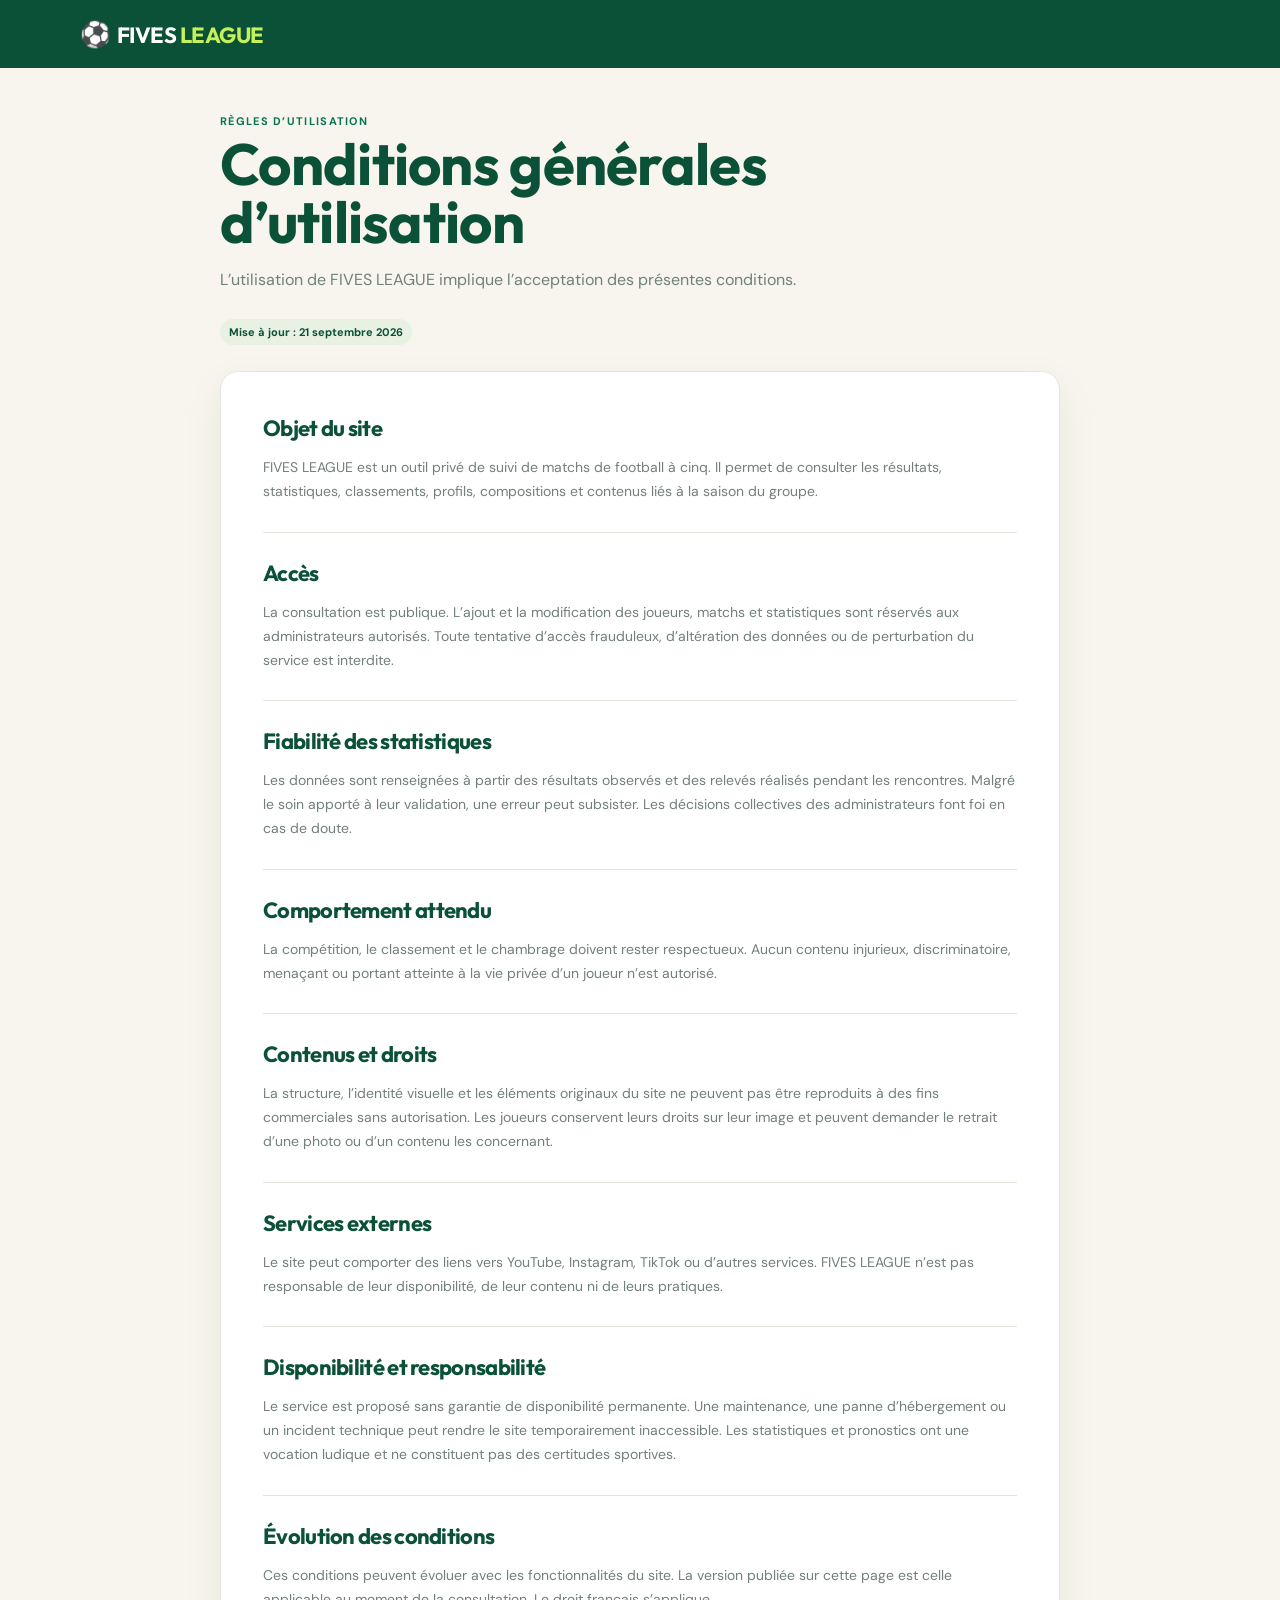
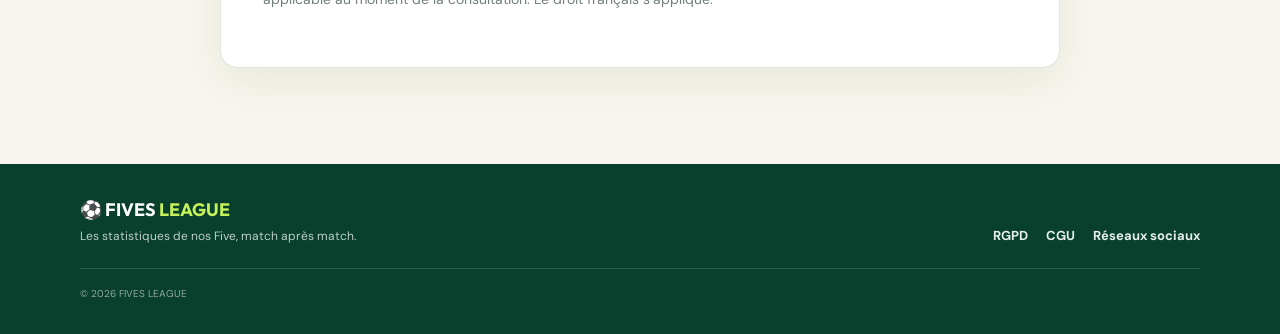
<file: cgu.html>
<!doctype html><html lang="fr"><head><meta charset="UTF-8"><meta name="viewport" content="width=device-width,initial-scale=1"><meta name="theme-color" content="#0b5137"><title>Conditions générales d’utilisation · FIVES LEAGUE</title><meta name="description" content="Conditions générales d’utilisation de FIVES LEAGUE."><link rel="icon" href="favicon.svg" type="image/svg+xml"><link rel="preconnect" href="https://fonts.googleapis.com"><link rel="preconnect" href="https://fonts.gstatic.com" crossorigin><link href="https://fonts.googleapis.com/css2?family=DM+Sans:wght@400;500;600;700&family=Outfit:wght@600;700;800&display=swap" rel="stylesheet"><link rel="stylesheet" href="styles.css"><link rel="stylesheet" href="legal-pages.css"><script src="theme.js"></script><link rel="stylesheet" href="dark-theme.css"></head><body class="legal-body"><header class="topbar"><a class="brand" href="index.html"><span class="ball">⚽</span><span>FIVES <b>LEAGUE</b></span></a></header><main class="legal-main"><header class="legal-hero"><p class="eyebrow">RÈGLES D’UTILISATION</p><h1>Conditions générales d’utilisation</h1><p>L’utilisation de FIVES LEAGUE implique l’acceptation des présentes conditions.</p><span class="legal-date">Mise à jour : 21 septembre 2026</span></header><article class="legal-card"><section><h2>Objet du site</h2><p>FIVES LEAGUE est un outil privé de suivi de matchs de football à cinq. Il permet de consulter les résultats, statistiques, classements, profils, compositions et contenus liés à la saison du groupe.</p></section><section><h2>Accès</h2><p>La consultation est publique. L’ajout et la modification des joueurs, matchs et statistiques sont réservés aux administrateurs autorisés. Toute tentative d’accès frauduleux, d’altération des données ou de perturbation du service est interdite.</p></section><section><h2>Fiabilité des statistiques</h2><p>Les données sont renseignées à partir des résultats observés et des relevés réalisés pendant les rencontres. Malgré le soin apporté à leur validation, une erreur peut subsister. Les décisions collectives des administrateurs font foi en cas de doute.</p></section><section><h2>Comportement attendu</h2><p>La compétition, le classement et le chambrage doivent rester respectueux. Aucun contenu injurieux, discriminatoire, menaçant ou portant atteinte à la vie privée d’un joueur n’est autorisé.</p></section><section><h2>Contenus et droits</h2><p>La structure, l’identité visuelle et les éléments originaux du site ne peuvent pas être reproduits à des fins commerciales sans autorisation. Les joueurs conservent leurs droits sur leur image et peuvent demander le retrait d’une photo ou d’un contenu les concernant.</p></section><section><h2>Services externes</h2><p>Le site peut comporter des liens vers YouTube, Instagram, TikTok ou d’autres services. FIVES LEAGUE n’est pas responsable de leur disponibilité, de leur contenu ni de leurs pratiques.</p></section><section><h2>Disponibilité et responsabilité</h2><p>Le service est proposé sans garantie de disponibilité permanente. Une maintenance, une panne d’hébergement ou un incident technique peut rendre le site temporairement inaccessible. Les statistiques et pronostics ont une vocation ludique et ne constituent pas des certitudes sportives.</p></section><section><h2>Évolution des conditions</h2><p>Ces conditions peuvent évoluer avec les fonctionnalités du site. La version publiée sur cette page est celle applicable au moment de la consultation. Le droit français s’applique.</p></section></article></main><footer class="site-footer"><div><a class="footer-brand" href="index.html">⚽ FIVES <b>LEAGUE</b></a><p>Les statistiques de nos Five, match après match.</p></div><nav><a href="rgpd.html">RGPD</a><a href="cgu.html">CGU</a><a href="reseaux.html">Réseaux sociaux</a></nav><small>© 2026 FIVES LEAGUE</small></footer></body></html>
</file>
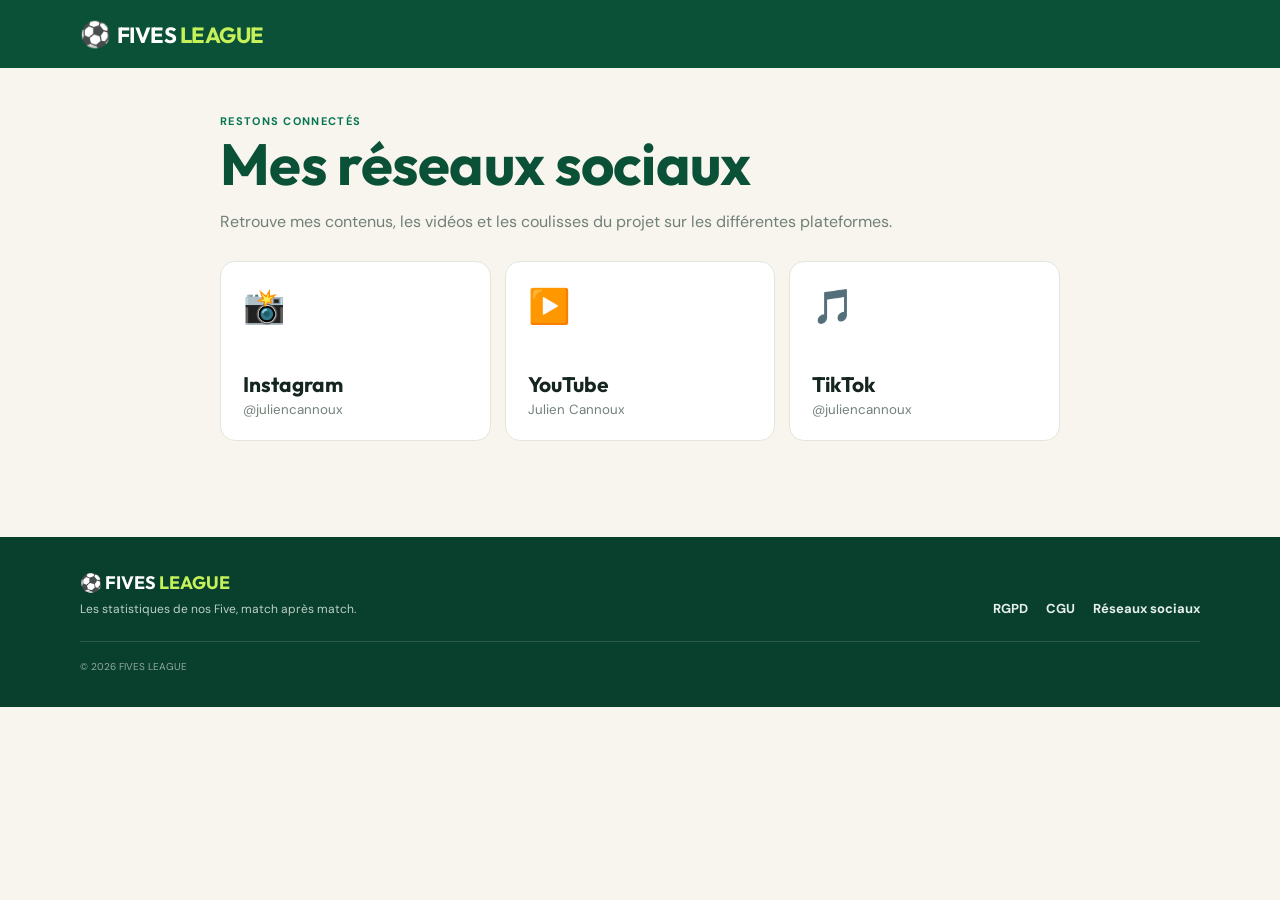
<file: reseaux.html>
<!doctype html><html lang="fr"><head><meta charset="UTF-8"><meta name="viewport" content="width=device-width,initial-scale=1"><meta name="theme-color" content="#0b5137"><title>Réseaux sociaux · FIVES LEAGUE</title><meta name="description" content="Retrouvez Julien Cannoux sur Instagram, YouTube et TikTok."><link rel="icon" href="favicon.svg" type="image/svg+xml"><link rel="preconnect" href="https://fonts.googleapis.com"><link rel="preconnect" href="https://fonts.gstatic.com" crossorigin><link href="https://fonts.googleapis.com/css2?family=DM+Sans:wght@400;500;600;700&family=Outfit:wght@600;700;800&display=swap" rel="stylesheet"><link rel="stylesheet" href="styles.css"><link rel="stylesheet" href="legal-pages.css"><script src="theme.js"></script><link rel="stylesheet" href="dark-theme.css"></head><body class="legal-body"><header class="topbar"><a class="brand" href="index.html"><span class="ball">⚽</span><span>FIVES <b>LEAGUE</b></span></a></header><main class="legal-main"><header class="legal-hero"><p class="eyebrow">RESTONS CONNECTÉS</p><h1>Mes réseaux sociaux</h1><p>Retrouve mes contenus, les vidéos et les coulisses du projet sur les différentes plateformes.</p></header><div class="social-grid"><a class="social-card" href="https://www.instagram.com/juliencannoux/" target="_blank" rel="noopener noreferrer"><span class="social-icon">📸</span><b>Instagram</b><small>@juliencannoux</small></a><a class="social-card" href="https://www.youtube.com/results?search_query=Julien+Cannoux" target="_blank" rel="noopener noreferrer"><span class="social-icon">▶️</span><b>YouTube</b><small>Julien Cannoux</small></a><a class="social-card" href="https://www.tiktok.com/@juliencannoux" target="_blank" rel="noopener noreferrer"><span class="social-icon">🎵</span><b>TikTok</b><small>@juliencannoux</small></a></div></main><footer class="site-footer"><div><a class="footer-brand" href="index.html">⚽ FIVES <b>LEAGUE</b></a><p>Les statistiques de nos Five, match après match.</p></div><nav><a href="rgpd.html">RGPD</a><a href="cgu.html">CGU</a><a href="reseaux.html">Réseaux sociaux</a></nav><small>© 2026 FIVES LEAGUE</small></footer></body></html>
</file>
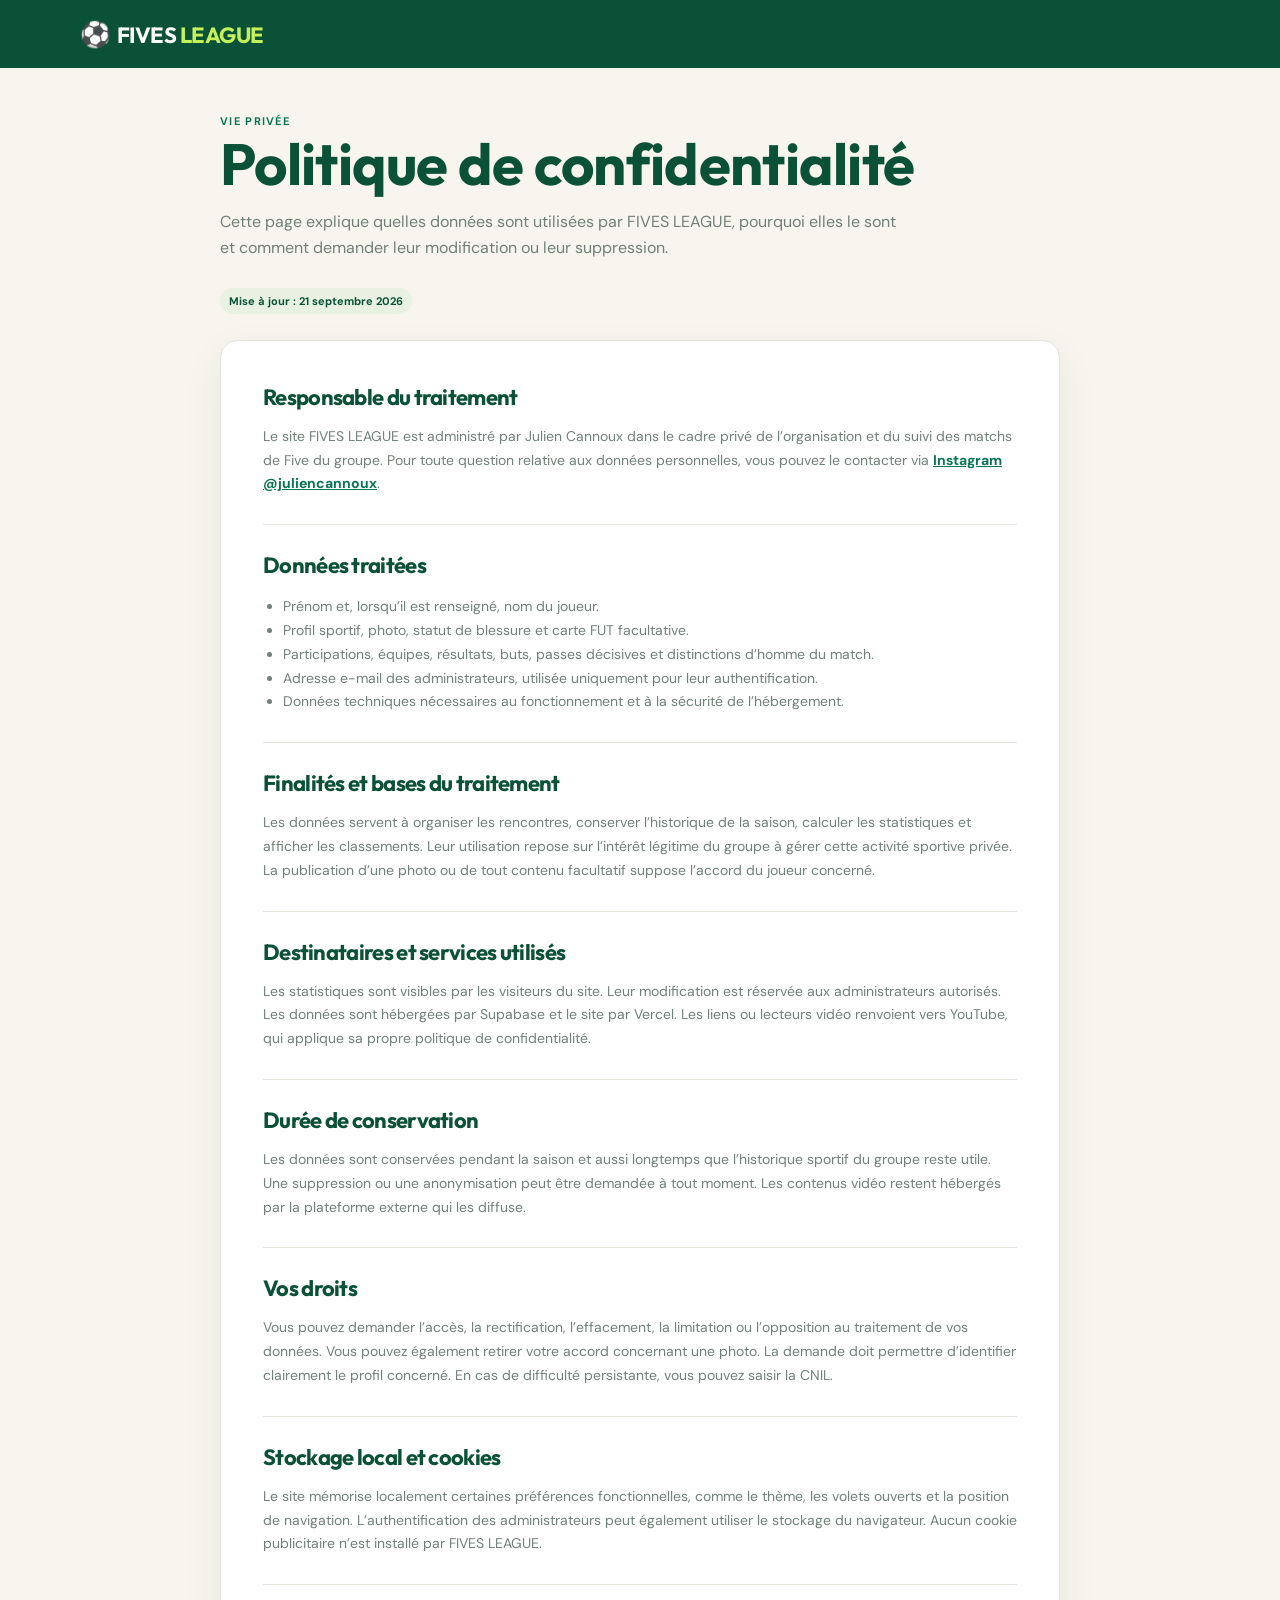
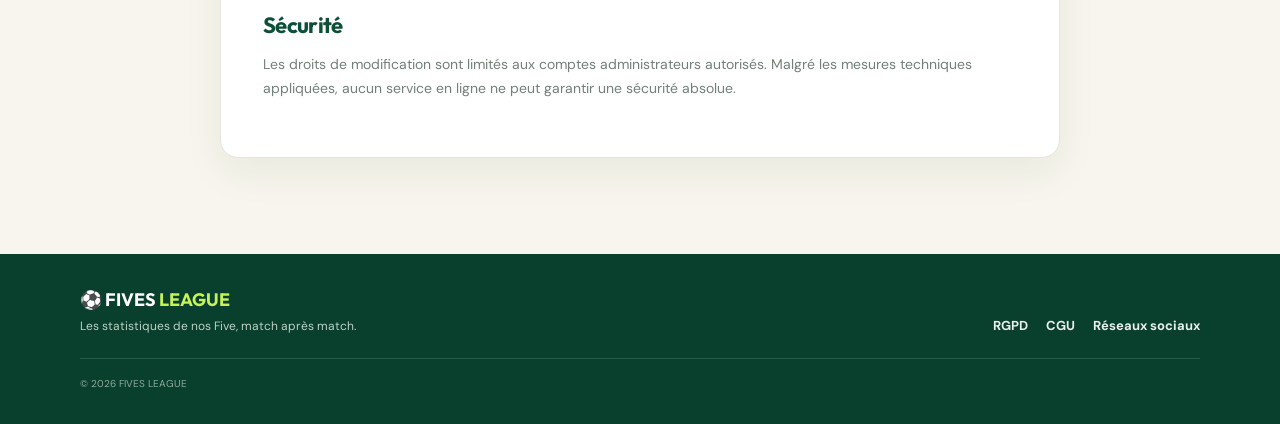
<file: rgpd.html>
<!doctype html><html lang="fr"><head><meta charset="UTF-8"><meta name="viewport" content="width=device-width,initial-scale=1"><meta name="theme-color" content="#0b5137"><title>Politique de confidentialité · FIVES LEAGUE</title><meta name="description" content="Politique de confidentialité et informations RGPD de FIVES LEAGUE."><link rel="icon" href="favicon.svg" type="image/svg+xml"><link rel="preconnect" href="https://fonts.googleapis.com"><link rel="preconnect" href="https://fonts.gstatic.com" crossorigin><link href="https://fonts.googleapis.com/css2?family=DM+Sans:wght@400;500;600;700&family=Outfit:wght@600;700;800&display=swap" rel="stylesheet"><link rel="stylesheet" href="styles.css"><link rel="stylesheet" href="legal-pages.css"><script src="theme.js"></script><link rel="stylesheet" href="dark-theme.css"></head><body class="legal-body"><header class="topbar"><a class="brand" href="index.html"><span class="ball">⚽</span><span>FIVES <b>LEAGUE</b></span></a></header><main class="legal-main"><header class="legal-hero"><p class="eyebrow">VIE PRIVÉE</p><h1>Politique de confidentialité</h1><p>Cette page explique quelles données sont utilisées par FIVES LEAGUE, pourquoi elles le sont et comment demander leur modification ou leur suppression.</p><span class="legal-date">Mise à jour : 21 septembre 2026</span></header><article class="legal-card"><section><h2>Responsable du traitement</h2><p>Le site FIVES LEAGUE est administré par Julien Cannoux dans le cadre privé de l’organisation et du suivi des matchs de Five du groupe. Pour toute question relative aux données personnelles, vous pouvez le contacter via <a href="https://www.instagram.com/juliencannoux/" target="_blank" rel="noopener noreferrer">Instagram @juliencannoux</a>.</p></section><section><h2>Données traitées</h2><ul><li>Prénom et, lorsqu’il est renseigné, nom du joueur.</li><li>Profil sportif, photo, statut de blessure et carte FUT facultative.</li><li>Participations, équipes, résultats, buts, passes décisives et distinctions d’homme du match.</li><li>Adresse e-mail des administrateurs, utilisée uniquement pour leur authentification.</li><li>Données techniques nécessaires au fonctionnement et à la sécurité de l’hébergement.</li></ul></section><section><h2>Finalités et bases du traitement</h2><p>Les données servent à organiser les rencontres, conserver l’historique de la saison, calculer les statistiques et afficher les classements. Leur utilisation repose sur l’intérêt légitime du groupe à gérer cette activité sportive privée. La publication d’une photo ou de tout contenu facultatif suppose l’accord du joueur concerné.</p></section><section><h2>Destinataires et services utilisés</h2><p>Les statistiques sont visibles par les visiteurs du site. Leur modification est réservée aux administrateurs autorisés. Les données sont hébergées par Supabase et le site par Vercel. Les liens ou lecteurs vidéo renvoient vers YouTube, qui applique sa propre politique de confidentialité.</p></section><section><h2>Durée de conservation</h2><p>Les données sont conservées pendant la saison et aussi longtemps que l’historique sportif du groupe reste utile. Une suppression ou une anonymisation peut être demandée à tout moment. Les contenus vidéo restent hébergés par la plateforme externe qui les diffuse.</p></section><section><h2>Vos droits</h2><p>Vous pouvez demander l’accès, la rectification, l’effacement, la limitation ou l’opposition au traitement de vos données. Vous pouvez également retirer votre accord concernant une photo. La demande doit permettre d’identifier clairement le profil concerné. En cas de difficulté persistante, vous pouvez saisir la CNIL.</p></section><section><h2>Stockage local et cookies</h2><p>Le site mémorise localement certaines préférences fonctionnelles, comme le thème, les volets ouverts et la position de navigation. L’authentification des administrateurs peut également utiliser le stockage du navigateur. Aucun cookie publicitaire n’est installé par FIVES LEAGUE.</p></section><section><h2>Sécurité</h2><p>Les droits de modification sont limités aux comptes administrateurs autorisés. Malgré les mesures techniques appliquées, aucun service en ligne ne peut garantir une sécurité absolue.</p></section></article></main><footer class="site-footer"><div><a class="footer-brand" href="index.html">⚽ FIVES <b>LEAGUE</b></a><p>Les statistiques de nos Five, match après match.</p></div><nav><a href="rgpd.html">RGPD</a><a href="cgu.html">CGU</a><a href="reseaux.html">Réseaux sociaux</a></nav><small>© 2026 FIVES LEAGUE</small></footer></body></html>
</file>
<file: styles.css>
:root{--green:#0b5137;--green2:#087453;--lime:#c5f15a;--cream:#f7f5ed;--ink:#15251f;--muted:#718078;--line:#e4e6dc;--white:#fff}*{box-sizing:border-box}body{margin:0;background:var(--cream);color:var(--ink);font-family:'DM Sans',sans-serif}button,input,select{font:inherit}button{cursor:pointer}.topbar{height:68px;background:var(--green);color:white;display:flex;justify-content:space-between;align-items:center;padding:0 max(20px,calc((100% - 1120px)/2));position:sticky;top:0;z-index:5}.brand{color:white;text-decoration:none;font:700 22px Outfit,sans-serif;letter-spacing:-.5px}.brand b{color:var(--lime)}.ball{font-size:25px;margin-right:6px}.icon-button,.close{border:0;background:transparent;color:inherit;font-size:22px}.hero{background:var(--green);color:white;padding:50px max(20px,calc((100% - 1120px)/2)) 46px}.eyebrow{color:var(--green2);font-size:11px;font-weight:700;letter-spacing:1.3px;margin:0 0 7px}.hero .eyebrow{color:var(--lime)}h1,h2,h3{font-family:Outfit,sans-serif;margin:0;letter-spacing:-.7px}h1{font-size:clamp(35px,5vw,57px);line-height:1}.hero>p:not(.eyebrow){font-size:17px;color:#d7e4dc;margin:13px 0 28px}.hero-stats{display:flex;gap:28px}.hero-stat{border-left:1px solid #4c8069;padding-left:13px}.hero-stat strong{font:700 23px Outfit,sans-serif;display:block}.hero-stat span{font-size:12px;color:#d7e4dc}.tabs{display:flex;gap:8px;max-width:1120px;margin:24px auto 0;padding:0 20px}.tab{border:0;background:transparent;color:var(--muted);padding:10px 14px;font-weight:700}.tab.active{background:#e3ecd7;color:var(--green);border-radius:9px}.page{max-width:1120px;margin:0 auto;padding:28px 20px 70px;display:none}.page.active{display:block}.section-heading{display:flex;align-items:center;justify-content:space-between;margin-bottom:20px}.section-heading h2{font-size:29px}.primary{border:0;border-radius:8px;background:var(--green);color:white;font-weight:700;padding:11px 15px}.primary:hover{background:var(--green2)}.trophy-grid{display:grid;grid-template-columns:repeat(3,1fr);gap:16px;margin-bottom:28px}.trophy{border-radius:13px;padding:20px;background:var(--white);border:1px solid var(--line)}.trophy:first-child{background:var(--green);color:white;border-color:var(--green)}.trophy .eyebrow{color:var(--green2)}.trophy:first-child .eyebrow{color:var(--lime)}.trophy-icon{font-size:28px;float:right}.trophy h3{font-size:22px;margin-top:19px}.trophy p:last-child{font-size:13px;color:var(--muted);margin:5px 0 0}.trophy:first-child p:last-child{color:#c4dbce}.card{border:1px solid var(--line);background:white;border-radius:13px;padding:20px}.card-title{display:flex;justify-content:space-between;align-items:center;margin-bottom:14px}.card-title h3{font-size:20px}.pill{font-size:11px;color:var(--green);background:#e6f2df;padding:5px 8px;border-radius:20px;font-weight:700}.table-wrap{overflow:auto}table{width:100%;border-collapse:collapse;min-width:600px}th{text-align:right;font-size:11px;color:var(--muted);letter-spacing:.5px;padding:0 8px 10px}th:nth-child(2),td:nth-child(2){text-align:left}td{text-align:right;border-top:1px solid var(--line);padding:13px 8px;font-size:14px}td:first-child{font-weight:700;color:var(--muted)}.namecell{font-weight:700}.match-list{display:grid;gap:11px}.match{background:white;border:1px solid var(--line);border-radius:11px;padding:16px;display:grid;grid-template-columns:105px 1fr auto;gap:16px;align-items:center}.match-date{font-size:12px;color:var(--muted);font-weight:700}.match-teams{font-weight:700}.match-teams span{color:var(--muted);font-size:13px;font-weight:500}.result-badge{font-size:12px;font-weight:700;padding:7px 9px;border-radius:20px;background:#e4f1db;color:var(--green)}.player-grid{display:grid;grid-template-columns:repeat(auto-fill,minmax(190px,1fr));gap:12px}.player{padding:16px;background:white;border:1px solid var(--line);border-radius:11px}.avatar{width:35px;height:35px;border-radius:50%;background:#dff0c9;color:var(--green);display:grid;place-items:center;font-weight:700;margin-bottom:11px}.player h3{font-size:18px}.player p{font-size:12px;color:var(--muted);margin:5px 0 0}dialog{border:0;padding:0;border-radius:14px;box-shadow:0 22px 70px #00150b66;max-width:min(580px,calc(100% - 28px));width:100%}dialog::backdrop{background:#10251b99}.modal{padding:27px;position:relative}.close{position:absolute;right:14px;top:12px;color:var(--muted);font-size:27px}.modal h2{font-size:28px;margin-bottom:22px}.modal label,.modal fieldset{display:block;border:0;padding:0;margin:0 0 17px;font-weight:700;font-size:13px}.modal input:not([type=radio]),.modal select{width:100%;display:block;margin-top:7px;border:1px solid #cbd2c8;border-radius:7px;padding:10px;background:white}.wide{width:100%;padding:13px}.teams{display:grid;grid-template-columns:1fr 1fr;gap:13px;margin:0 0 18px}.teams>div{border:1px solid var(--line);border-radius:9px;padding:12px}.teams h3{font-size:16px;margin-bottom:8px}.player-checks{max-height:165px;overflow:auto}.check{display:block!important;font-weight:500!important;font-size:13px!important;padding:5px 0}.check input{margin-right:6px}.result-options{display:flex;gap:7px;flex-wrap:wrap}.result-options label{margin:0!important;font-size:12px!important}.result-options span{border:1px solid #cbd2c8;border-radius:20px;padding:8px;display:inline-block}.result-options input{position:absolute;opacity:0}.result-options input:checked+span{background:#e3f0d7;border-color:var(--green);color:var(--green)}.muted{color:var(--muted);line-height:1.5}.danger{border:0;border-radius:8px;padding:12px;background:#fbe4e1;color:#a22d25;font-weight:700}#toast{position:fixed;bottom:20px;left:50%;transform:translate(-50%,20px);opacity:0;background:#17261e;color:white;padding:11px 16px;border-radius:8px;font-size:14px;transition:.2s;pointer-events:none}#toast.show{transform:translate(-50%,0);opacity:1}@media(max-width:620px){.trophy-grid{grid-template-columns:1fr}.trophy{padding:15px}.trophy h3{margin-top:8px}.match{grid-template-columns:1fr;gap:5px}.result-badge{width:max-content}.teams{grid-template-columns:1fr}.hero{padding-top:37px}}
</file>
<file: legal-pages.css>
.site-footer{display:grid;grid-template-columns:1fr auto;align-items:end;gap:24px;margin-top:24px;padding:34px max(20px,calc((100% - 1120px)/2));background:#083f2d;color:white}.site-footer>div p{margin:7px 0 0;color:#bdd1c6;font-size:12px}.footer-brand{color:white;text-decoration:none;font:700 18px Outfit,sans-serif}.footer-brand b{color:var(--lime)}.site-footer nav{display:flex;justify-content:flex-end;gap:18px;flex-wrap:wrap}.site-footer nav a{color:#e7f0eb;text-decoration:none;font-size:13px;font-weight:700}.site-footer nav a:hover{color:var(--lime)}.site-footer>small{grid-column:1/-1;padding-top:18px;border-top:1px solid #ffffff24;color:#91aa9d;font-size:10px}
.legal-body{min-height:100vh;background:var(--cream)}.legal-main{max-width:880px;margin:0 auto;padding:46px 20px 72px}.legal-hero{margin-bottom:26px}.legal-hero h1{font-size:clamp(36px,6vw,58px);color:var(--green)}.legal-hero>p:not(.eyebrow){max-width:680px;color:var(--muted);line-height:1.65}.legal-card{padding:clamp(22px,4vw,42px);border:1px solid var(--line);border-radius:18px;background:var(--white);box-shadow:0 14px 40px #153d2510}.legal-card section+section{margin-top:28px;padding-top:26px;border-top:1px solid var(--line)}.legal-card h2{margin-bottom:10px;font-size:22px;color:var(--green)}.legal-card p,.legal-card li{color:var(--muted);font-size:14px;line-height:1.7}.legal-card ul{padding-left:20px}.legal-card a{color:var(--green2);font-weight:700}.legal-date{display:inline-block;margin-top:10px;padding:6px 9px;border-radius:999px;background:#e8f1e2;color:var(--green);font-size:11px;font-weight:700}.social-grid{display:grid;grid-template-columns:repeat(3,1fr);gap:14px}.social-card{display:flex;flex-direction:column;min-height:180px;padding:22px;border:1px solid var(--line);border-radius:15px;background:var(--white);color:var(--ink);text-decoration:none;transition:.2s}.social-card:hover{transform:translateY(-3px);border-color:var(--green2);box-shadow:0 12px 28px #153d2514}.social-icon{font-size:34px}.social-card b{margin-top:auto;font:700 21px Outfit,sans-serif}.social-card small{margin-top:4px;color:var(--muted)}.error-main{min-height:calc(100vh - 68px);display:grid;place-items:center;padding:40px 20px;background:radial-gradient(circle at 50% 30%,#e0f2d3,transparent 40%),var(--cream)}.error-card{max-width:620px;text-align:center}.error-code{font:800 clamp(88px,22vw,190px)/.8 Outfit,sans-serif;color:var(--green);letter-spacing:-10px}.error-ball{display:inline-block;font-size:54px;transform:rotate(-12deg)}.error-card h1{margin-top:24px;font-size:34px}.error-card p{margin:12px auto 24px;color:var(--muted);line-height:1.6}.legal-actions{display:flex;justify-content:center;gap:10px;flex-wrap:wrap}.legal-actions a{text-decoration:none}
html[data-theme="dark"] .legal-card,html[data-theme="dark"] .social-card{background:var(--white)}html[data-theme="dark"] .legal-date{background:#24392d;color:#c5f15a}
@media(max-width:680px){.site-footer{grid-template-columns:1fr}.site-footer nav{justify-content:flex-start}.social-grid{grid-template-columns:1fr}.social-card{min-height:130px}}
</file>
<file: dark-theme.css>
:root[data-theme="dark"] {
  color-scheme: dark;
  --cream: #101820;
  --white: #1c2a38;
  --ink: #edf5fb;
  --muted: #b5c7d7;
  --line: #486076;
  --dark-inset: #152330;
  --dark-raised: #283d51;
  --dark-green: #173a31;
  --dark-mint: #a4efc7;
  --dark-blue: #203e58;
  --dark-sky: #aad9ff;
  --dark-red: #4c2a37;
  --dark-rose: #ffc2c8;
  --dark-amber: #493820;
  --dark-gold: #ffdfa0;
  --dark-purple: #3b3056;
  --dark-lilac: #ded0ff;
}

/* Surfaces, controls and keyboard focus */
[data-theme="dark"] :is(.card, .player, .match, .history-match, .generated-team, .mode, dialog, .legal-card, .social-card, .error-card) {
  background: var(--white);
  color: var(--ink);
  border-color: var(--line);
}
[data-theme="dark"] :is(.eyebrow, .profile-link, .legal-card a, .league-section a, .link-button, .playlist-head a, .playlist-success, .config summary, .mode-explainer b, .points-scale b, .special-cases dt, .legal-hero h1, .legal-card h2, .error-code, .score-line, .metric b, .history-goals b, .profile-donut b, .coach-page .coach-routine .eyebrow, .coach-page .coach-filters a) {
  color: var(--dark-mint);
}
[data-theme="dark"] :is(.primary, .league-launch .primary) { background: #a4efc7; color: #102d25; }
[data-theme="dark"] :is(.secondary, .close:hover, .edit-profile-btn:hover, .info-button:hover, .trophy-toggle, .profile-stats-toggle, .view-toggle, .profile-bar>div) {
  background: var(--dark-raised);
  color: var(--ink);
  border-color: var(--line);
}
[data-theme="dark"] :is(button, a, input, select, textarea):focus-visible {
  outline: 2px solid var(--dark-sky);
  outline-offset: 3px;
}
[data-theme="dark"] :is(.modal input:not([type=radio]), .modal select, .analytics-toolbar select, .league-picker-label select, .playlist-search input, .strategy-author-step select, .strategy-note input, .strategy-note textarea, .config textarea) {
  background: var(--dark-inset);
  color: var(--ink);
  border-color: #68849c;
}
[data-theme="dark"] :is(input, textarea)::placeholder { color: var(--muted); opacity: 1; }
[data-theme="dark"] :is(.tab.active, .view-toggle button.active, .result-options input:checked+span, .mode.active, .dropzone.over, .profile-legend button:hover, .profile-legend button.active, .shirt-choice[aria-pressed="true"], .stepper span.active, .subtab.active) {
  background: var(--dark-green);
  color: var(--dark-mint);
  border-color: #629d85;
}
[data-theme="dark"] :is(.avatar, .mini-avatar, .profile-avatar, .hero-record-avatar, .count-pill, .pill, .result-preview, .legal-date, .home-action-meta span) {
  background: var(--dark-green);
  color: var(--dark-mint);
}
[data-theme="dark"] :is(.danger, .league-delete, .league-delete:hover, .delete-match-warning, .upcoming-match .delete-match-btn, .match-expandable .match-admin-actions .delete-match-btn) {
  background: var(--dark-red);
  color: var(--dark-rose);
  border-color: #a36575;
}

/* Accueil, classement, trophées et fiches joueurs */
[data-theme="dark"] :is(.home-action-card, .record-summary-card, .home-season-card) { background: var(--dark-green); border-color: #508472; }
[data-theme="dark"] :is(.home-upcoming-card, .ranking-card, .profile-dot-card, .home-best-five) { background: #203347; }
[data-theme="dark"] :is(.home-action-card p, .record-summary-card small, .record-summary-card em, .home-upcoming-team .shirt-badge, .home-shirt-undefined) { color: var(--muted); }
[data-theme="dark"] :is(.home-pulse b, .home-leader-icon, .home-shortcuts button, .record-summary-card b, .record-summary-card i, .home-upcoming-card p b, .home-upcoming-team h4) { color: var(--dark-mint); }
[data-theme="dark"] :is(.home-pulse div, .home-card-icon, .home-shortcuts button:hover, .profile-stats-toggle:hover, .trophy-toggle:hover) { background: var(--dark-raised); }
[data-theme="dark"] .home-upcoming-card p.eyebrow { color: var(--dark-mint); }
[data-theme="dark"] .trophy {
  background: color-mix(in srgb, var(--trophy-accent) 32%, #162330) !important;
  border-color: color-mix(in srgb, var(--trophy-bg) 50%, #293b49) !important;
}
[data-theme="dark"] .trophy :is(.eyebrow, .trophy-action, h3),
[data-theme="dark"] .trophy>p:not(.eyebrow) { color: var(--trophy-bg) !important; }
[data-theme="dark"] .trophy-avatar {
  background: color-mix(in srgb, var(--trophy-accent) 40%, #111b26);
  color: var(--trophy-bg, var(--ink));
  border-color: var(--trophy-bg, var(--line));
}
[data-theme="dark"] :is(.player-position, .position-tag, .composer-position) {
  background: color-mix(in srgb, var(--position-color, #639b88) 24%, #1a2735) !important;
  color: color-mix(in srgb, var(--position-color, #639b88) 25%, #f6fbff) !important;
  border-color: var(--line);
}
[data-theme="dark"] :is(.stat-confidence.none, .history-result, .podium-row.rank-2) { background: var(--dark-raised); color: var(--ink); }
[data-theme="dark"] :is(.ranking-points, select[data-metric="points"], .stat-confidence.solid, .history-result.victoire, .exercise-level) { background: var(--dark-green); color: var(--dark-mint); }
[data-theme="dark"] :is(.ranking-goals, select[data-metric="goals"], .stat-confidence.limited, .history-result.defaite, .exercise-level.hard) { background: var(--dark-red); color: var(--dark-rose); }
[data-theme="dark"] :is(.ranking-assists, select[data-metric="assists"]) { background: var(--dark-blue); color: var(--dark-sky); }
[data-theme="dark"] :is(.ranking-rate, select[data-metric="rate"]) { background: var(--dark-purple); color: var(--dark-lilac); }
[data-theme="dark"] #rankingSort option { background: var(--dark-inset); color: var(--ink); }
[data-theme="dark"] :is(.stat-confidence.medium, .podium-row.rank-1, .exercise-level.medium, .migration-warning) { background: var(--dark-amber); color: var(--dark-gold); }
[data-theme="dark"] .podium-row.rank-3 { background: #492f2b; color: #ffd7bc; }
[data-theme="dark"] .metric.accent { background: var(--dark-green); }
[data-theme="dark"] .metric.accent b { color: var(--ink); }
[data-theme="dark"] .avatar-upload.uploading:after { background: var(--dark-inset); color: var(--dark-mint); }
[data-theme="dark"] .avatar-preview-dialog { background: transparent; }
[data-theme="dark"] .form-dot.v { background: var(--dark-green); color: var(--dark-mint); }
[data-theme="dark"] .form-dot.n { background: var(--dark-amber); color: var(--dark-gold); }
[data-theme="dark"] .form-dot.d { background: var(--dark-red); color: var(--dark-rose); }

/* Matchs, équipes, composition et stratégie */
[data-theme="dark"] :is(.upcoming-match, .match-expandable, .strategy-dialog) { background: var(--white); color: var(--ink); }
[data-theme="dark"] :is(.upcoming-teams>div:first-child, .home-upcoming-team-a, .manual-team.team-a) { background: var(--dark-blue); color: var(--dark-sky); border-color: #648fb1; }
[data-theme="dark"] :is(.upcoming-teams>div:last-child, .home-upcoming-team-b, .manual-team.team-b) { background: var(--dark-red); color: var(--dark-rose); border-color: #a36575; }
[data-theme="dark"] :is(.match-teams .completed-team-a b, .match-odds>div span:last-child, .delete-match-modal .eyebrow) { color: var(--dark-rose); }
[data-theme="dark"] :is(.match-teams .completed-team-b b, .match-odds>div span:first-child) { color: var(--dark-sky); }
[data-theme="dark"] .result-badge.result-a { background: var(--dark-red); color: var(--dark-rose); }
[data-theme="dark"] .result-badge.result-b { background: var(--dark-blue); color: var(--dark-sky); }
[data-theme="dark"] .result-badge.result-n { background: var(--dark-raised); color: var(--ink); }
[data-theme="dark"] :is(.match-expandable .completed-date, .match-expandable .match-details, .match-expandable .match-prediction-history, .shirt-picker, .reservation-field, .match-sheet, .strategy-choice-step, .strategy-author-step, .strategy-roster, .strategy-proposal) {
  background: var(--dark-inset);
  color: var(--ink);
  border-color: var(--line);
}
[data-theme="dark"] :is(.match-expandable .score-line, .match-stat-leaders b, .strategy-roster-player em) { color: var(--dark-mint); }
[data-theme="dark"] :is(.match-odds small, .match-expandable .match-outcome small, .match-stat-leaders small, .kickoff-time, .shirt-picker small, .shirt-picker p, .reservation-field small, .reservation-field p, .compare-player small, .compare-total span, .strategy-intro, .strategy-roster>p, .strategy-roster-player small, .strategy-pitch-head small, .strategy-proposal small, .strategy-proposal p, .strategy-empty) { color: var(--muted); }
[data-theme="dark"] :is(.match-stat-leaders span, .match-expandable .match-admin-actions .compact:not(.delete-match-btn), .shirt-choice, .strategy-roster-player, .compare-track, .compare-fair-badge, .assist-choice) {
  background: var(--dark-raised);
  color: var(--ink);
  border-color: var(--line);
}
[data-theme="dark"] :is(.strategy-roster-player:hover, .assist-choice.selected, .assist-choice:hover) { background: var(--dark-green); color: var(--dark-mint); }
[data-theme="dark"] .delete-match-modal h2 { color: var(--ink); }

/* Ligues, playlist, exercices et pages secondaires */
[data-theme="dark"] :is(.league-drawer, .spotify-status, .spotify-track, .coach-page .coach-routine, .coach-page .coach-tip, .league-highlight, .league-finale) {
  background: var(--white);
  color: var(--ink);
  border-color: var(--line);
}
[data-theme="dark"] :is(.league-drawer-head h2, .league-drawer-close, .league-picker-label, .spotify-track b) { color: var(--ink); }
[data-theme="dark"] :is(.league-drawer-note, .league-member, .coach-page .coach-routine li, .coach-page .exercise-card, .spotify-artwork, .spotify-track img) {
  background: var(--dark-inset);
  color: var(--ink);
  border-color: var(--line);
}
[data-theme="dark"] :is(.league-member-alt, .league-member:hover, .coach-page .coach-filters a:hover, .league-icon) { background: var(--dark-raised); }
[data-theme="dark"] :is(.league-member small, .field-hint, .playlist-note, .spotify-status p, .spotify-track small, .playlist-empty) { color: var(--muted); }
[data-theme="dark"] .playlist-active-card { background: var(--dark-green); border-color: #508472; }
[data-theme="dark"] :is(.playlist-count, .spotify-add, .spotify-add:hover) { background: var(--dark-green); color: var(--dark-mint); }
[data-theme="dark"] .spotify-add:disabled { background: var(--dark-raised); color: var(--muted); }
[data-theme="dark"] .playlist-error { color: var(--dark-rose); }
[data-theme="dark"] .error-main { background: radial-gradient(circle at 50% 30%, var(--dark-green), var(--cream) 65%); }
[data-theme="dark"] .coach-page .coach-category-head>span { background: var(--dark-green); }
[data-theme="dark"] .coach-page .coach-category.speed .coach-category-head>span { background: var(--dark-amber); }
[data-theme="dark"] .coach-page .coach-category.accuracy .coach-category-head>span { background: var(--dark-blue); }
[data-theme="dark"] .coach-page .coach-category.finishing .coach-category-head>span { background: var(--dark-red); }
</file>
